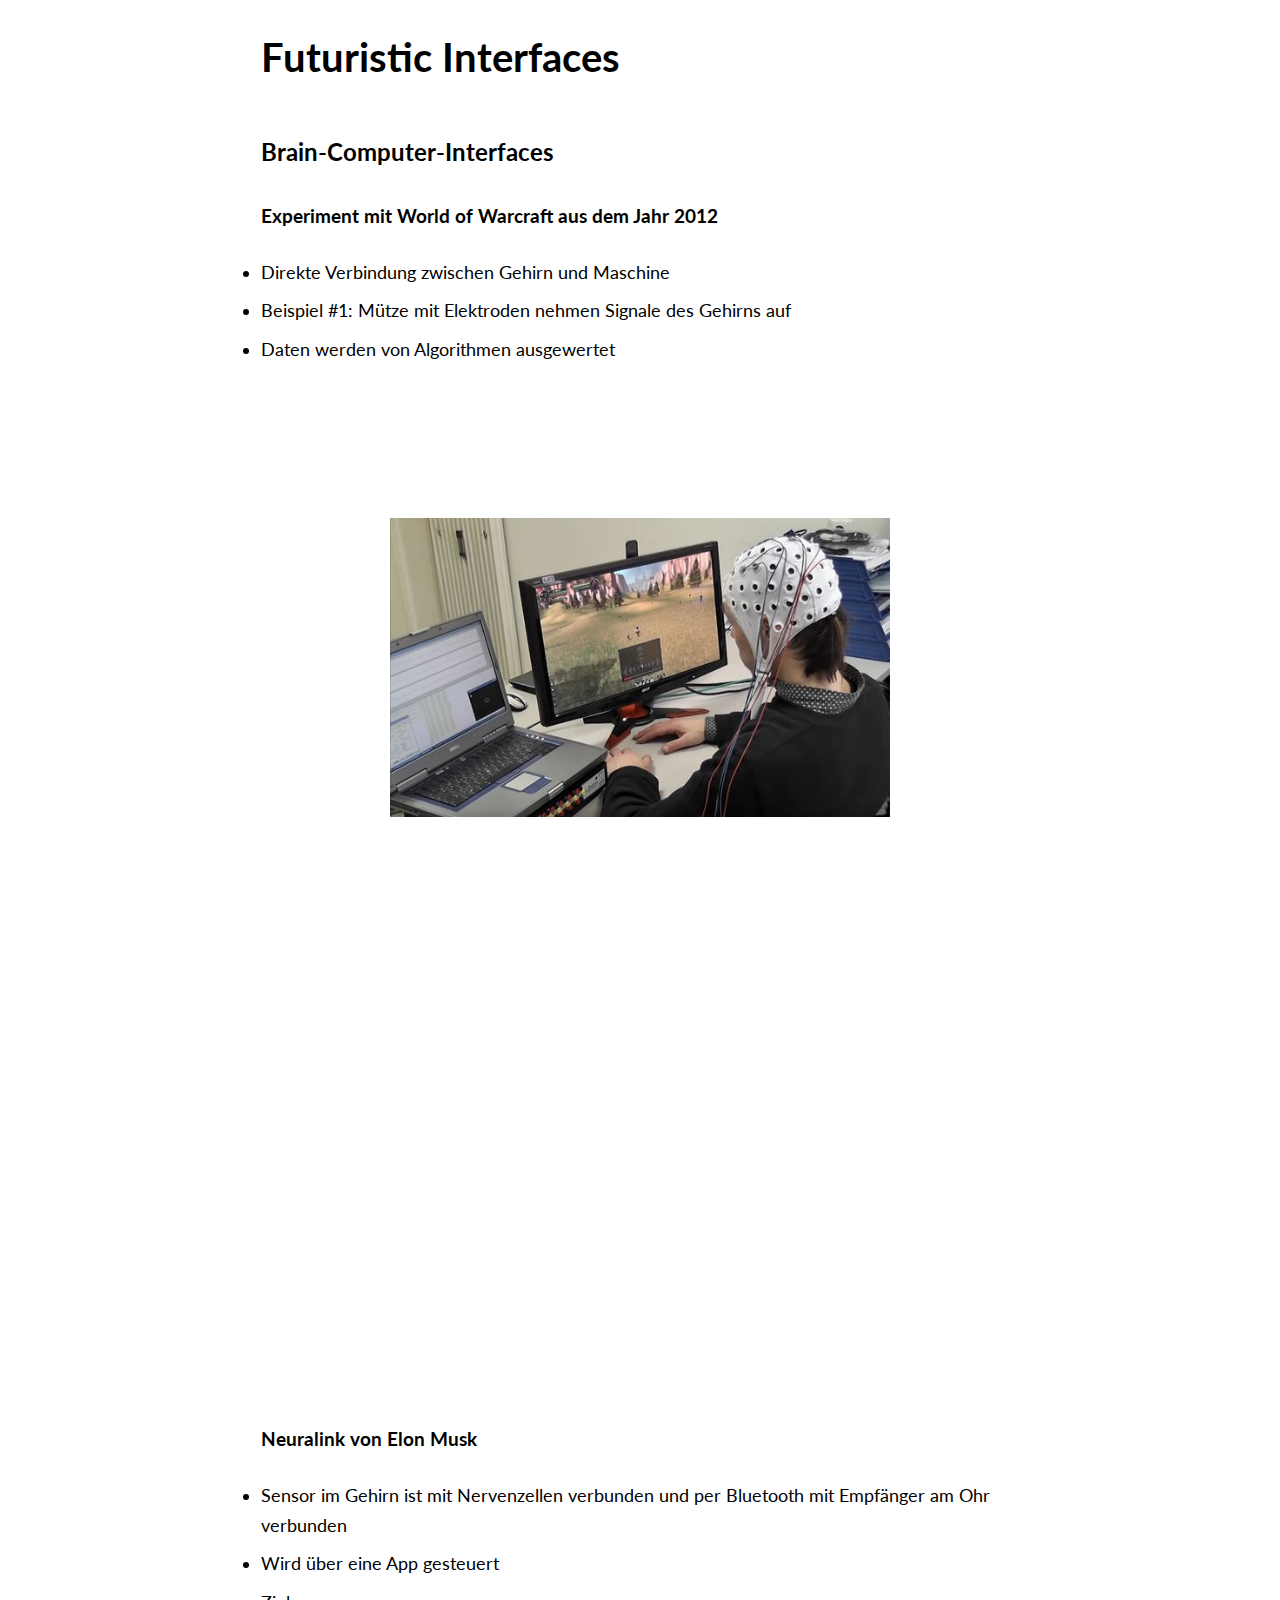
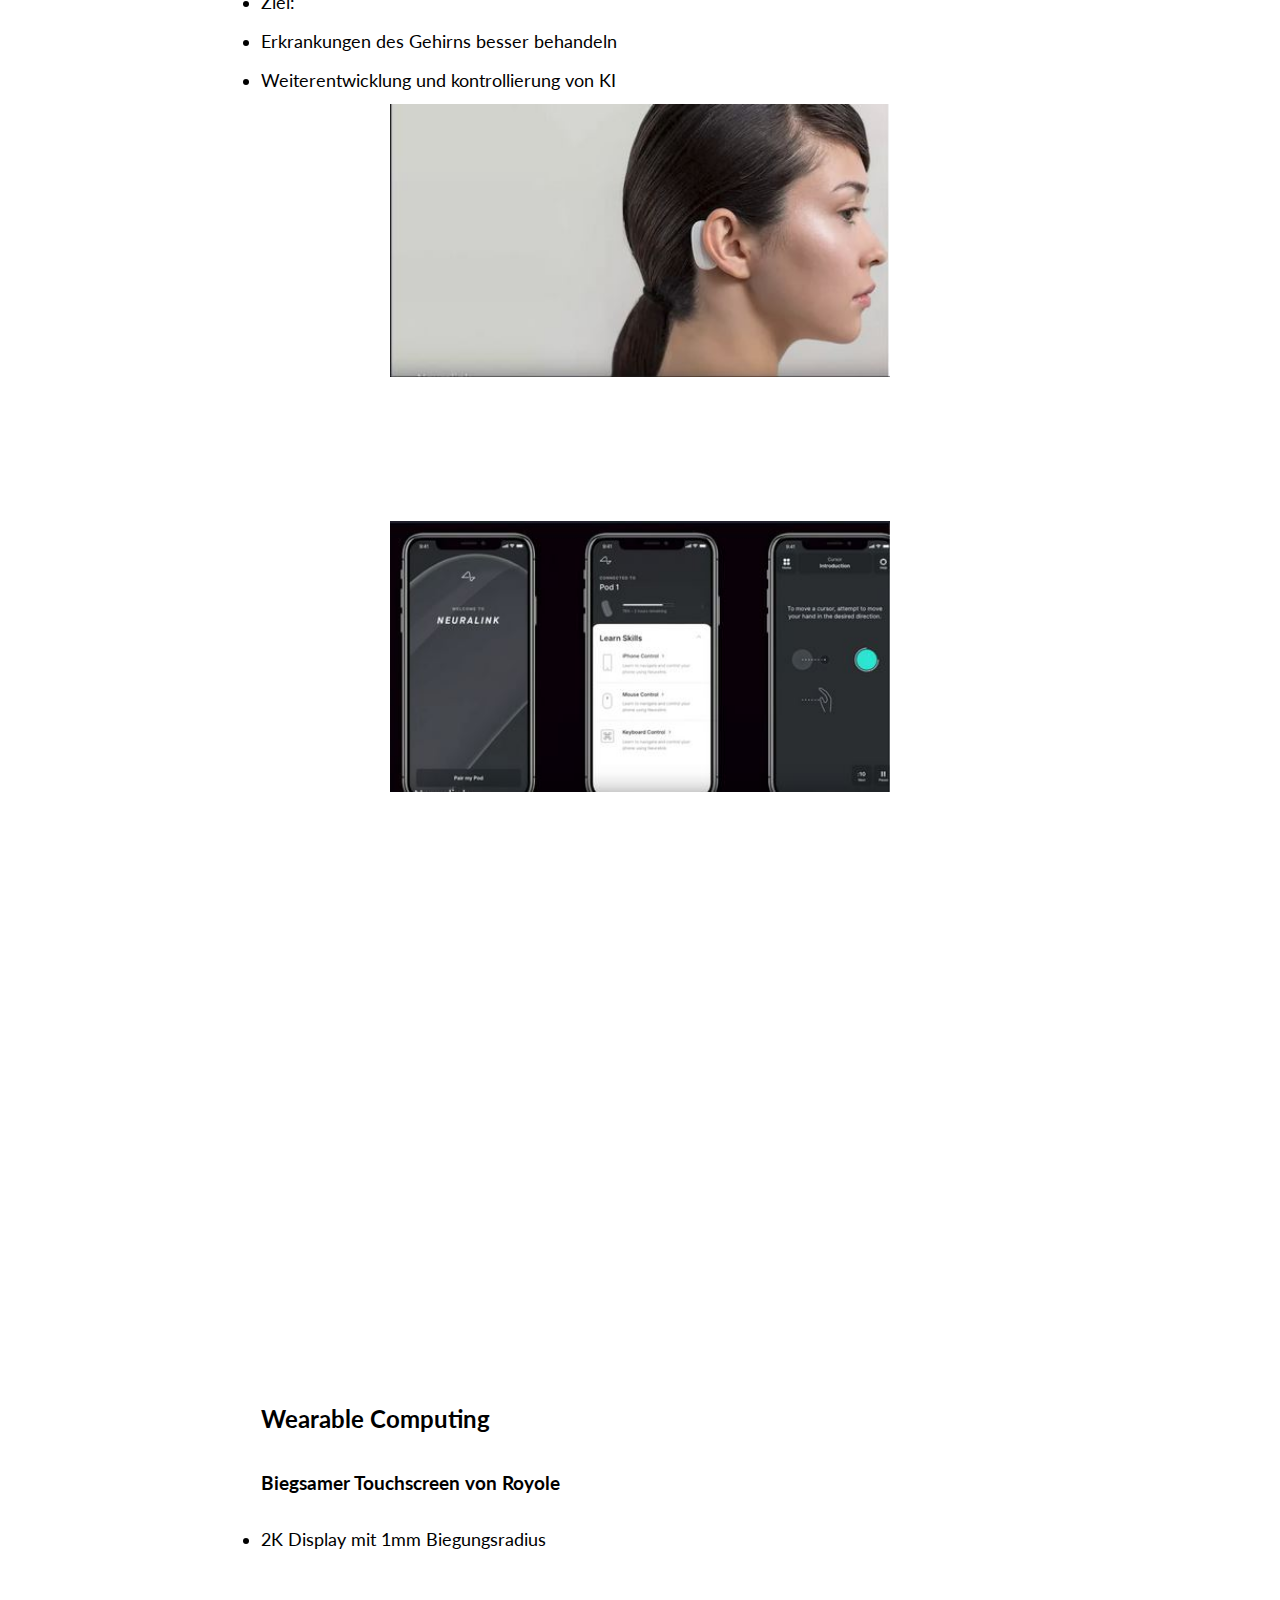
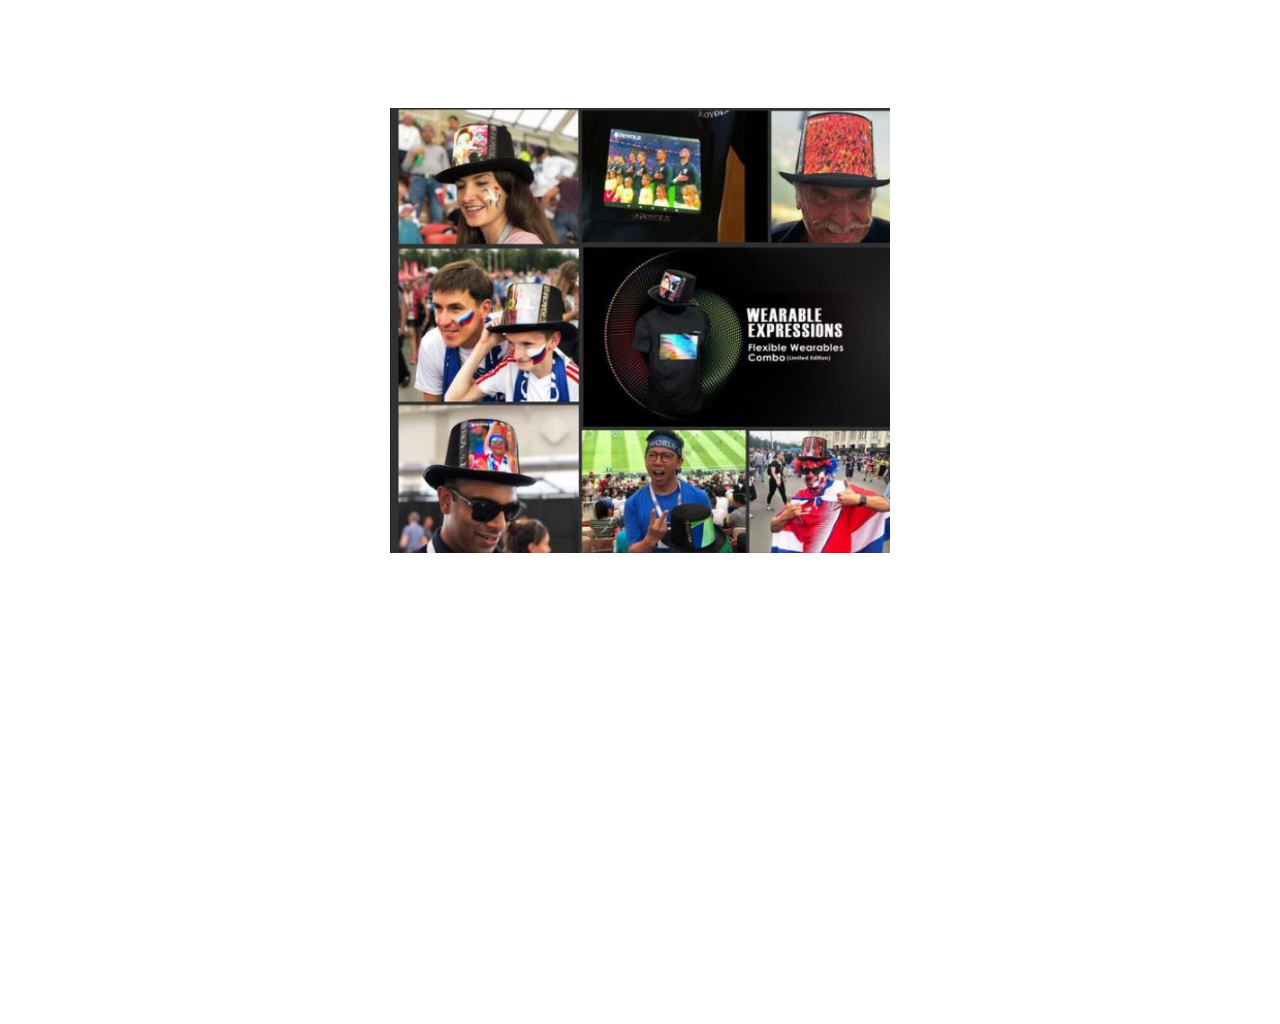
<file: futureinterface.html>
<!DOCTYPE html>
<html lang="de">
    <head>
        <meta charset="utf-8">
        <title>Futuristic Interfaces</title>
        
        <!-- viewport wird auf die Device-Breite initialisiert -->
        <meta name="viewport" content="width=device-width, initial-scale=1.0">
        <link href="https://fonts.googleapis.com/css?family=Lato:700&display=swap" rel="stylesheet"> 
		<link rel="stylesheet" type="text/css" href="css/wallet.css">
      
		
    </head>
    <body>
    	<main>
            <h1> Futuristic Interfaces</h1>
            <h2>Brain-Computer-Interfaces
            </h2>
            <h3>  Experiment mit World of Warcraft aus dem Jahr 2012 </h3>
            <li>
                Direkte Verbindung zwischen Gehirn und Maschine</li>
                <li> Beispiel #1: Mütze mit Elektroden nehmen Signale des Gehirns auf </li>
                    <li>  Daten werden von Algorithmen ausgewertet </li>
                        
                    <br>        <br>        <br>        <br>     <br>        <br>        <br>        <br>

    
<img class="crz" src="pics/future01.JPG" alt="Bild1" > 
<br>        <br>        <br>        <br>     <br>        <br>        <br>        <br>

<iframe width="560" height="315" src="https://www.youtube.com/embed/jXpjRwPQC5Q" frameborder="0" allow="accelerometer; autoplay; encrypted-media; gyroscope; picture-in-picture" allowfullscreen></iframe>          
<br>        <br>        <br>        <br>     <br>        <br>        <br>        <br>

<h3> Neuralink von Elon Musk</h3>
    <li>Sensor im Gehirn ist mit Nervenzellen verbunden und per
         Bluetooth mit Empfänger am Ohr verbunden</li>
        <li>Wird über eine App gesteuert</li>
            <li>Ziel:</li>
                <li>Erkrankungen des Gehirns besser behandeln </li>
                    <li>Weiterentwicklung und kontrollierung von KI</li>
                    <img class="crz" src="pics/future02.JPG" alt="Bild1" > 
                    <br>        <br>        <br>        <br>     <br>        <br>        <br>        <br>

                    <img class="crz" src="pics/future03.JPG" alt="Bild1" > 
                    <br>        <br>        <br>        <br>     <br>        <br>        <br>        <br>

                    <iframe width="560" height="315" src="https://www.youtube.com/embed/r-vbh3t7WVI" frameborder="0" allow="accelerometer; autoplay; encrypted-media; gyroscope; picture-in-picture" allowfullscreen></iframe>
                    <br>        <br>        <br>        <br>     <br>        <br>        <br>        <br>

                    <h2> Wearable Computing    </h2>
    
   <h3> Biegsamer Touchscreen von Royole </h3>
<li>2K Display mit 1mm Biegungsradius</li>
<br>        <br>        <br>        <br>     <br>        <br>        <br>        <br>

<img class="crz" src="pics/future04.JPG" alt="Bild1" > 
<br>        <br>        <br>        <br>     <br>        <br>        <br>        <br>

<iframe width="560" height="315" src="https://www.youtube.com/embed/aUQTOznNTgU" frameborder="0" allow="accelerometer; autoplay; encrypted-media; gyroscope; picture-in-picture" allowfullscreen></iframe>
    
                </main>
    </body>
</html>
</file>
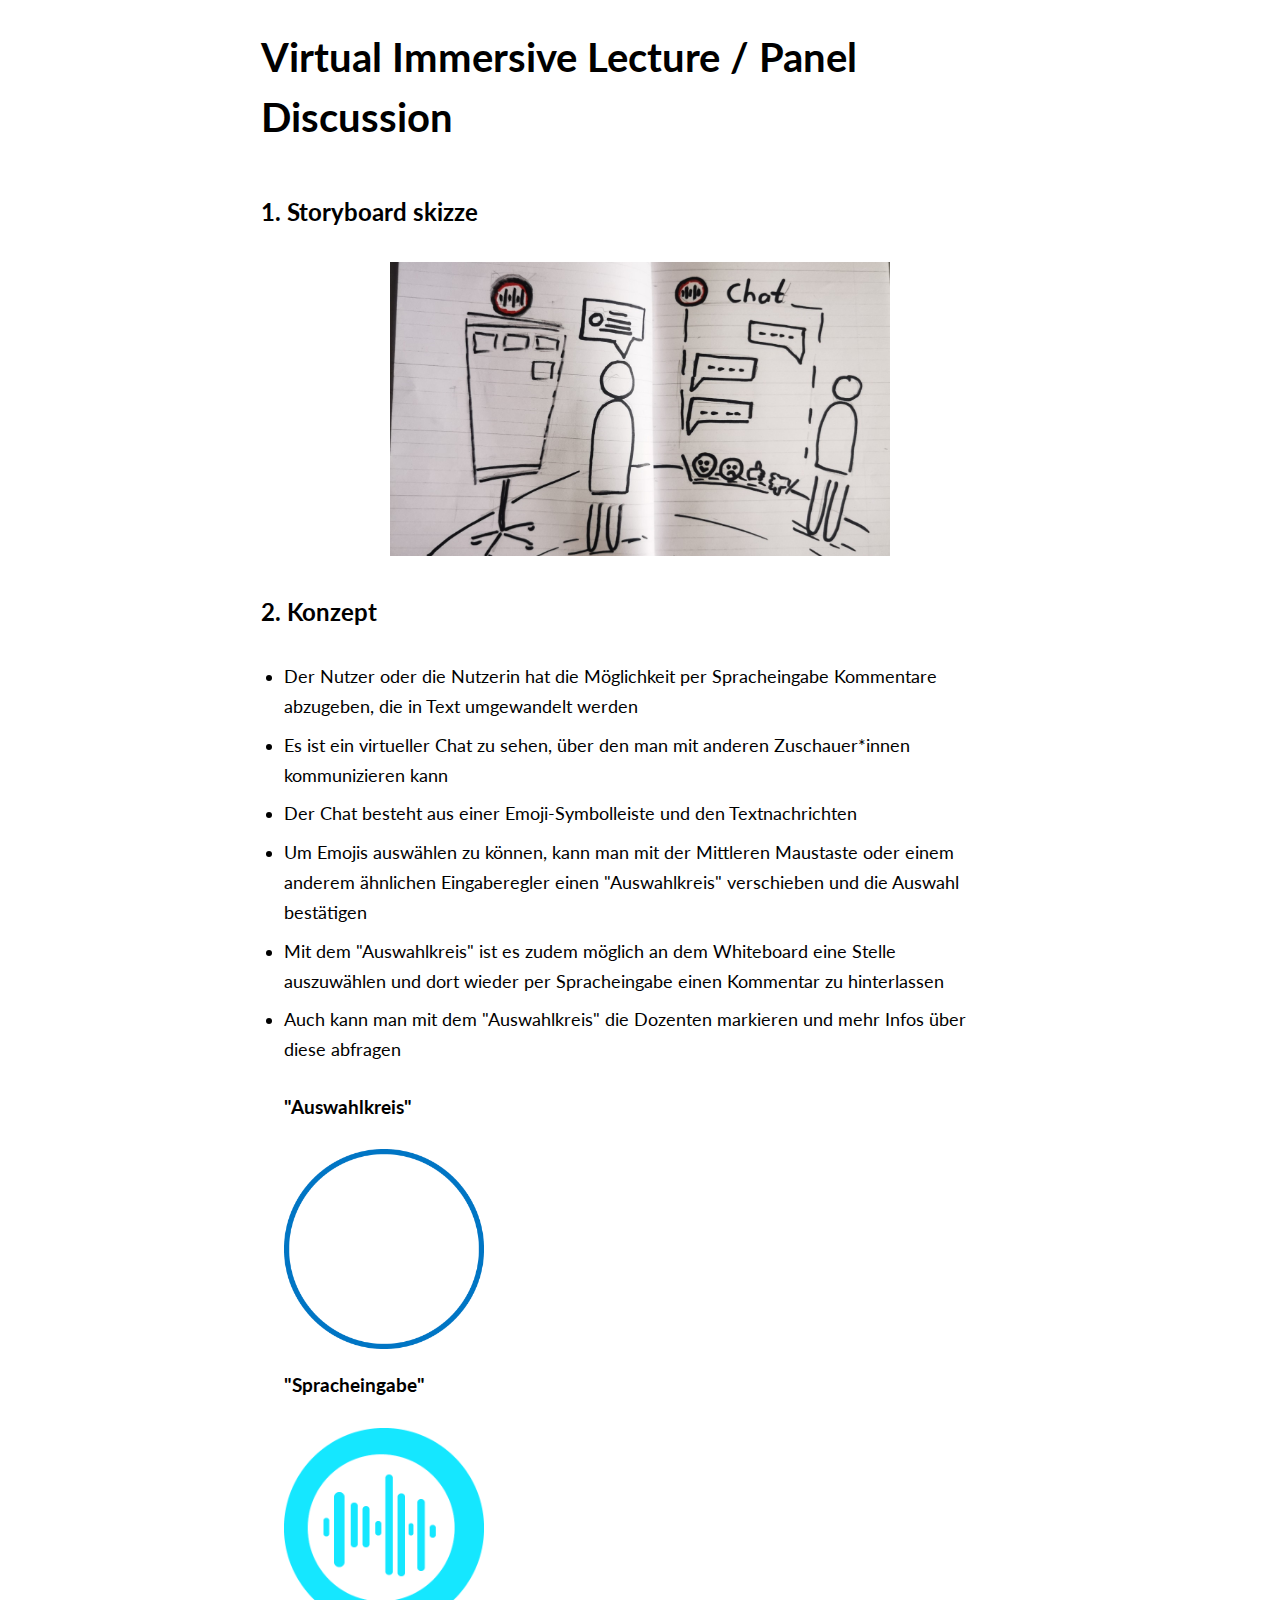
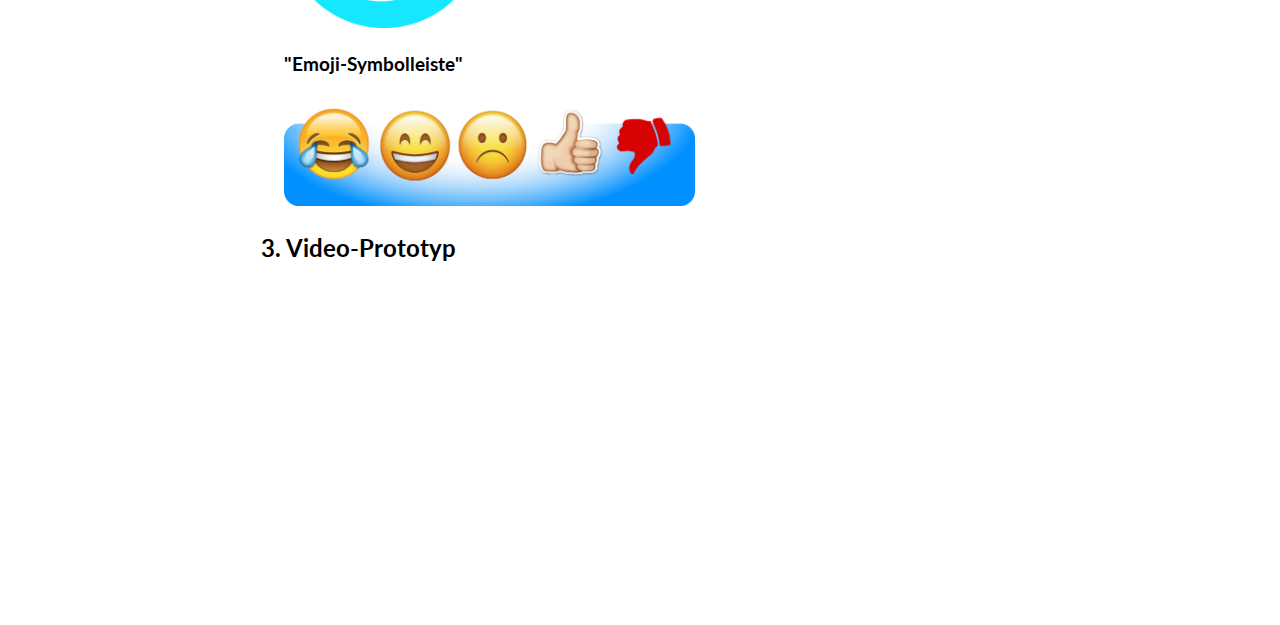
<file: prototypVR.html>
<!DOCTYPE html>
<html lang="de">
    <head>
        <meta charset="utf-8">
        <title>Carboard</title>
        
        <!-- viewport wird auf die Device-Breite initialisiert -->
        <meta name="viewport" content="width=device-width, initial-scale=1.0">
        <link href="https://fonts.googleapis.com/css?family=Lato:700&display=swap" rel="stylesheet"> 
		<link rel="stylesheet" type="text/css" href="css/wallet.css">
      
		
    </head>
    <body>
        <main>
            <h1>Virtual Immersive Lecture / Panel Discussion</h1>
            <h2> 1. Storyboard skizze  </h2>


            <img class="crz" src="pics/storyboard.jpg" alt="storyboard" > <br>
       
            <h2> 2. Konzept </h2>

            <div class="antwort">
            <li>Der Nutzer oder die Nutzerin hat die Möglichkeit per Spracheingabe Kommentare abzugeben, die in Text umgewandelt werden </li>
            <li>Es ist ein virtueller Chat zu sehen, über den man mit anderen Zuschauer*innen kommunizieren kann</li>
            <li> Der Chat besteht aus einer Emoji-Symbolleiste und den Textnachrichten</li>
            <li> Um Emojis auswählen zu können, kann man mit der Mittleren Maustaste oder einem anderem ähnlichen Eingaberegler einen "Auswahlkreis" verschieben und die Auswahl bestätigen</li>
            <li> Mit dem "Auswahlkreis" ist es zudem möglich an dem Whiteboard eine Stelle auszuwählen und dort wieder per Spracheingabe einen Kommentar zu hinterlassen</li>
            <li> Auch kann man mit dem "Auswahlkreis" die Dozenten markieren und mehr Infos über diese abfragen</li>

            <h3>"Auswahlkreis"</h3>
            <img  src="pics/kreis.png" alt="Kreis"  width="200" height="200" > <br>
            <h3>"Spracheingabe"</h3>
            <img  src="pics/spracheingabe.png" alt="Record"  width="200" height="200" > <br>
            <h3>"Emoji-Symbolleiste"</h3>
            <img  src="pics/emojileiste.png" alt="Emoji"  height="100" > <br>


        </div>

        <h2>3. Video-Prototyp</h2>

        <iframe width="560" height="315" src="https://www.youtube.com/embed/7AJLRqDaEEM" frameborder="0" allow="accelerometer; autoplay; encrypted-media; gyroscope; picture-in-picture" allowfullscreen></iframe>




        </main>
        
    </body>
</html>
</file>
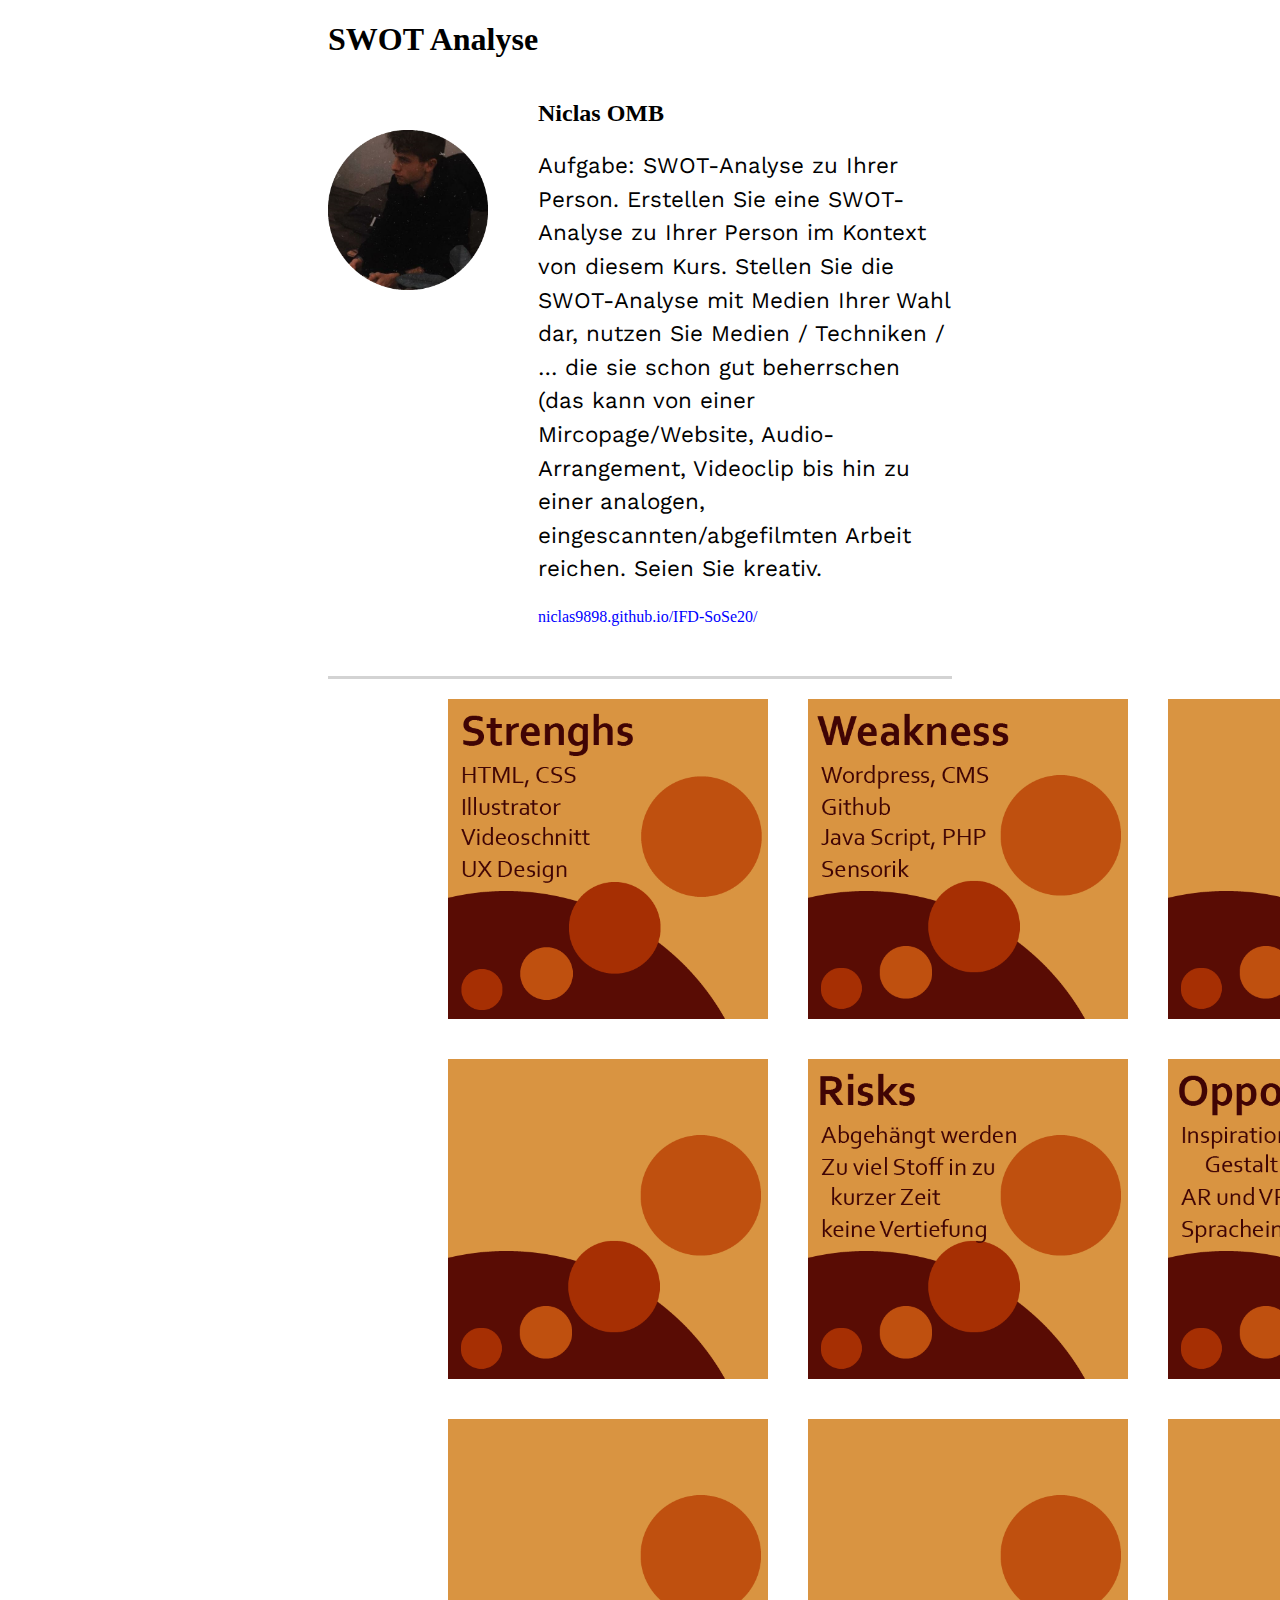
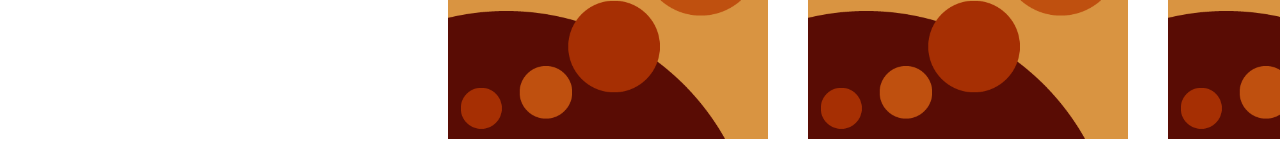
<file: swot.html>
<!DOCTYPE html>
<html>
<head>

    <link rel="stylesheet" type="text/css" href="css/swot.css" />
    <link href="https://fonts.googleapis.com/css2?family=Work+Sans&display=swap" rel="stylesheet"> 
<meta charset="utf-8" />
<title>SWOT</title>

</head>
<body>





    <div class="inhalt">
    <h1>SWOT Analyse</h1>
<div class="blocks">
    <div id="block1">
    <img id="me" src="pics/me.png" alt="me" >
</div>
<div id="block2">
    <h2>Niclas OMB</h2>

    <p>Aufgabe: SWOT-Analyse zu Ihrer Person. Erstellen Sie eine SWOT-Analyse zu Ihrer Person im Kontext von diesem Kurs.
        Stellen Sie die SWOT-Analyse mit Medien Ihrer Wahl dar, nutzen Sie Medien / Techniken / … die sie schon gut beherrschen (das kann von einer Mircopage/Website, Audio-Arrangement, Videoclip bis hin zu einer analogen, eingescannten/abgefilmten Arbeit reichen. Seien Sie kreativ. </p>
        <a href="https://niclas9898.github.io/IFD-SoSe20/">niclas9898.github.io/IFD-SoSe20/</a> 
   
    </div>
    </div>
    <div class="bilder">

    <img src="pics/strengths.png" alt="strength" >

    <img src="pics/weakness.png" alt="weakness">

    <img src="pics/fueller.png" alt="füller">

    
    <img src="pics/fueller.png" alt="füller">

    <img src="pics/risks.png" alt="risks" >

    <img src="pics/opportunities.png" alt="opportunities">

    <img src="pics/fueller.png" alt="füller">
    <img src="pics/fueller.png" alt="füller">
    <img src="pics/fueller.png" alt="füller">
</div>
</div>
	

</body>
</html>
</file>
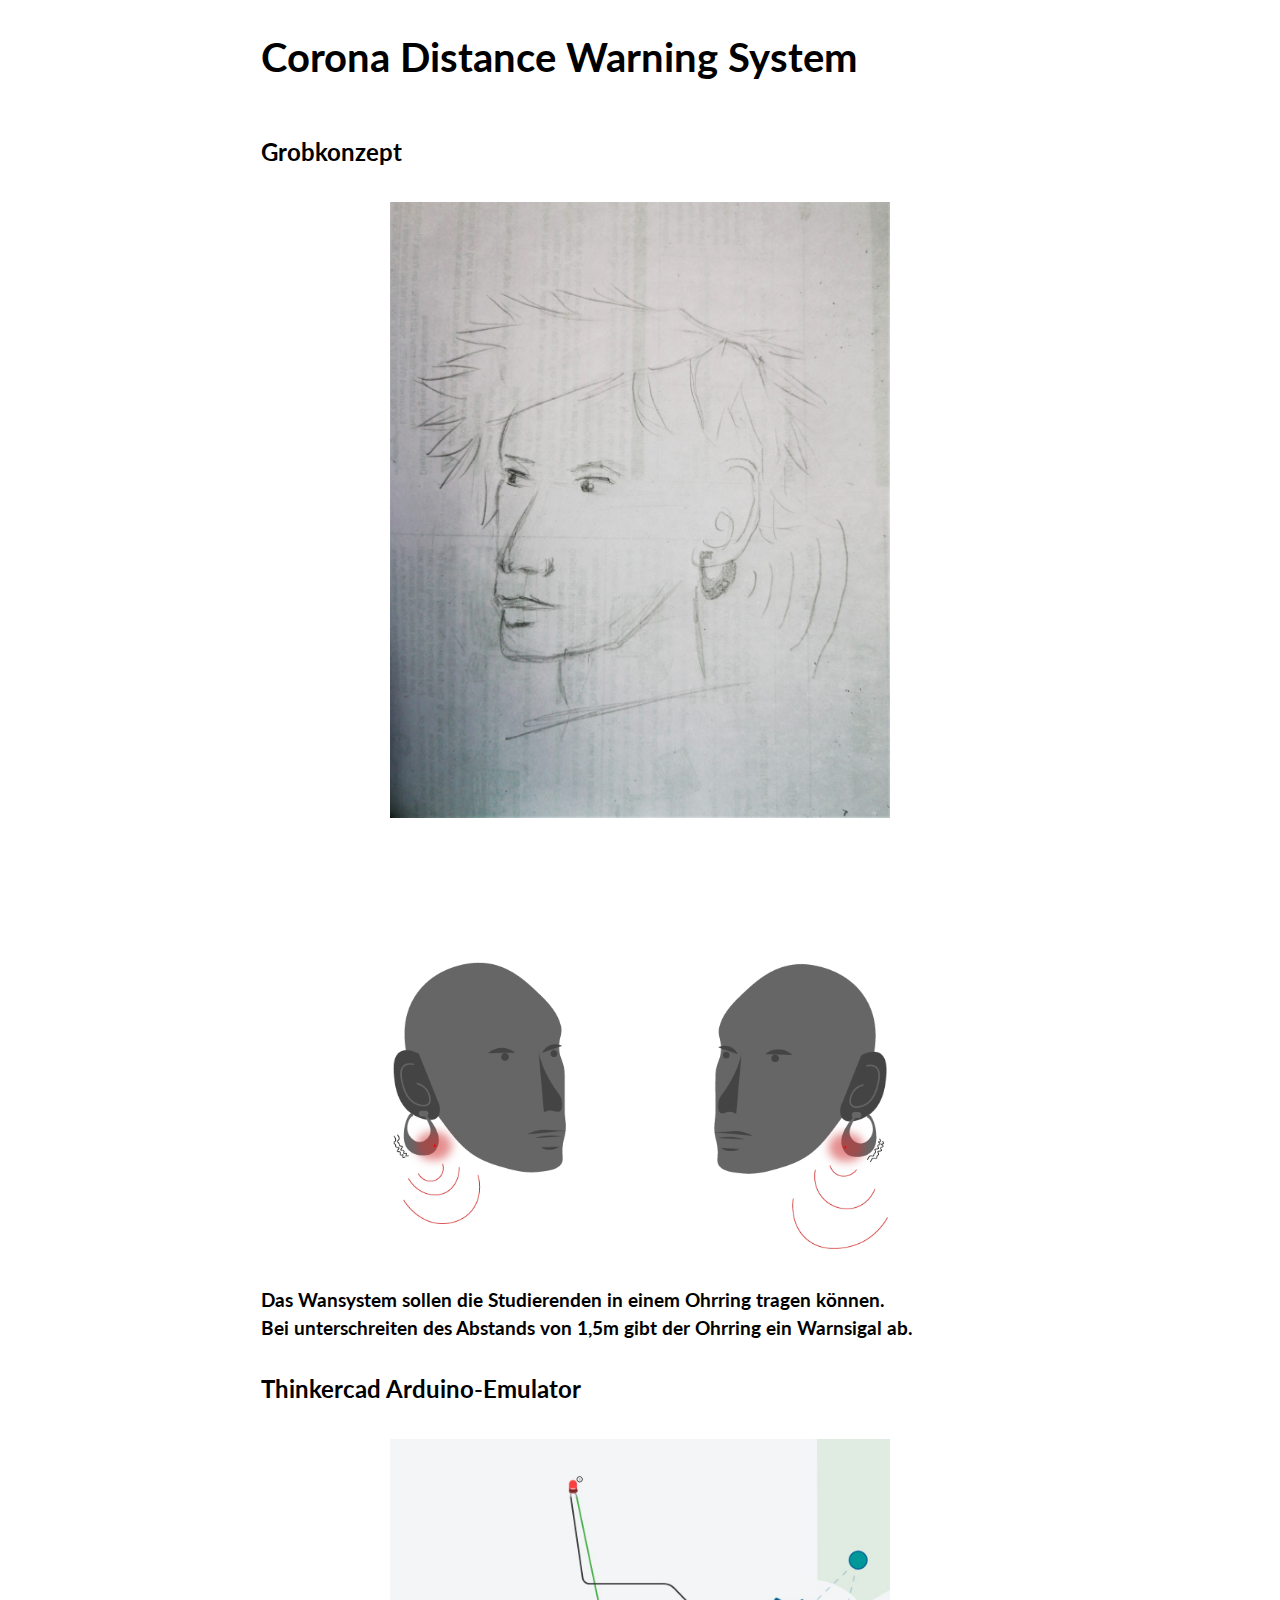
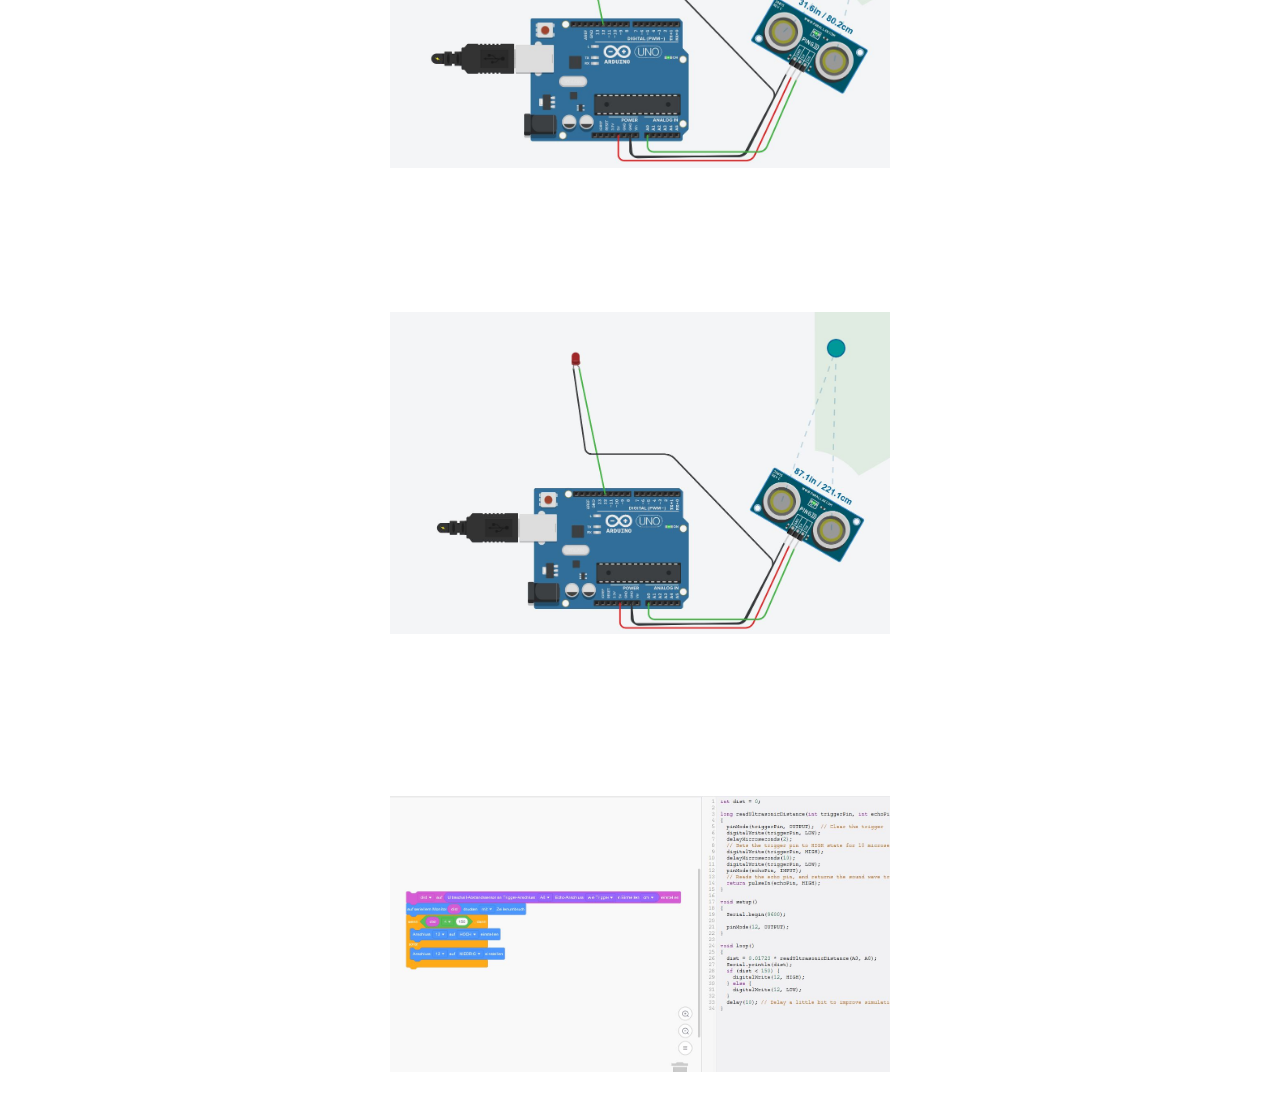
<file: tinkercad.html>
<!DOCTYPE html>
<html lang="de">
    <head>
        <meta charset="utf-8">
        <title>Corona Distance Warning System</title>
        
        <!-- viewport wird auf die Device-Breite initialisiert -->
        <meta name="viewport" content="width=device-width, initial-scale=1.0">
        <link href="https://fonts.googleapis.com/css?family=Lato:700&display=swap" rel="stylesheet"> 
		<link rel="stylesheet" type="text/css" href="css/wallet.css">
      
		
    </head>
    <body>
    	<main>
            <h1> Corona Distance Warning System</h1>



            <h2>Grobkonzept </h2>
            <img class="crz" src="pics/pic02.jpg" alt="Bild1" > 
            <br>        <br>        <br>        <br>     <br>        <br>        <br>        <br>
            <img class="crz" src="pics/pic01.png" alt="Bild2" > <br>
            <h3> 
               Das Wansystem sollen die Studierenden in einem Ohrring tragen können. <br>
               Bei unterschreiten des Abstands von 1,5m gibt der Ohrring ein Warnsigal ab.
            </h3> 
<h2> Thinkercad Arduino-Emulator</h2>
<img class="crz" src="pics/pic05.JPG" alt="Bild1" > 
<br>        <br>        <br>        <br>     <br>        <br>        <br>        <br>
<img class="crz" src="pics/pic06.JPG" alt="Bild2" > <br>
<br>        <br>        <br>        <br>     <br>        <br>        <br>        <br>
<img class="crz" src="pics/pic08.JPG" alt="Bild2" > <br>
          


    	</main>
    </body>
</html>
</file>
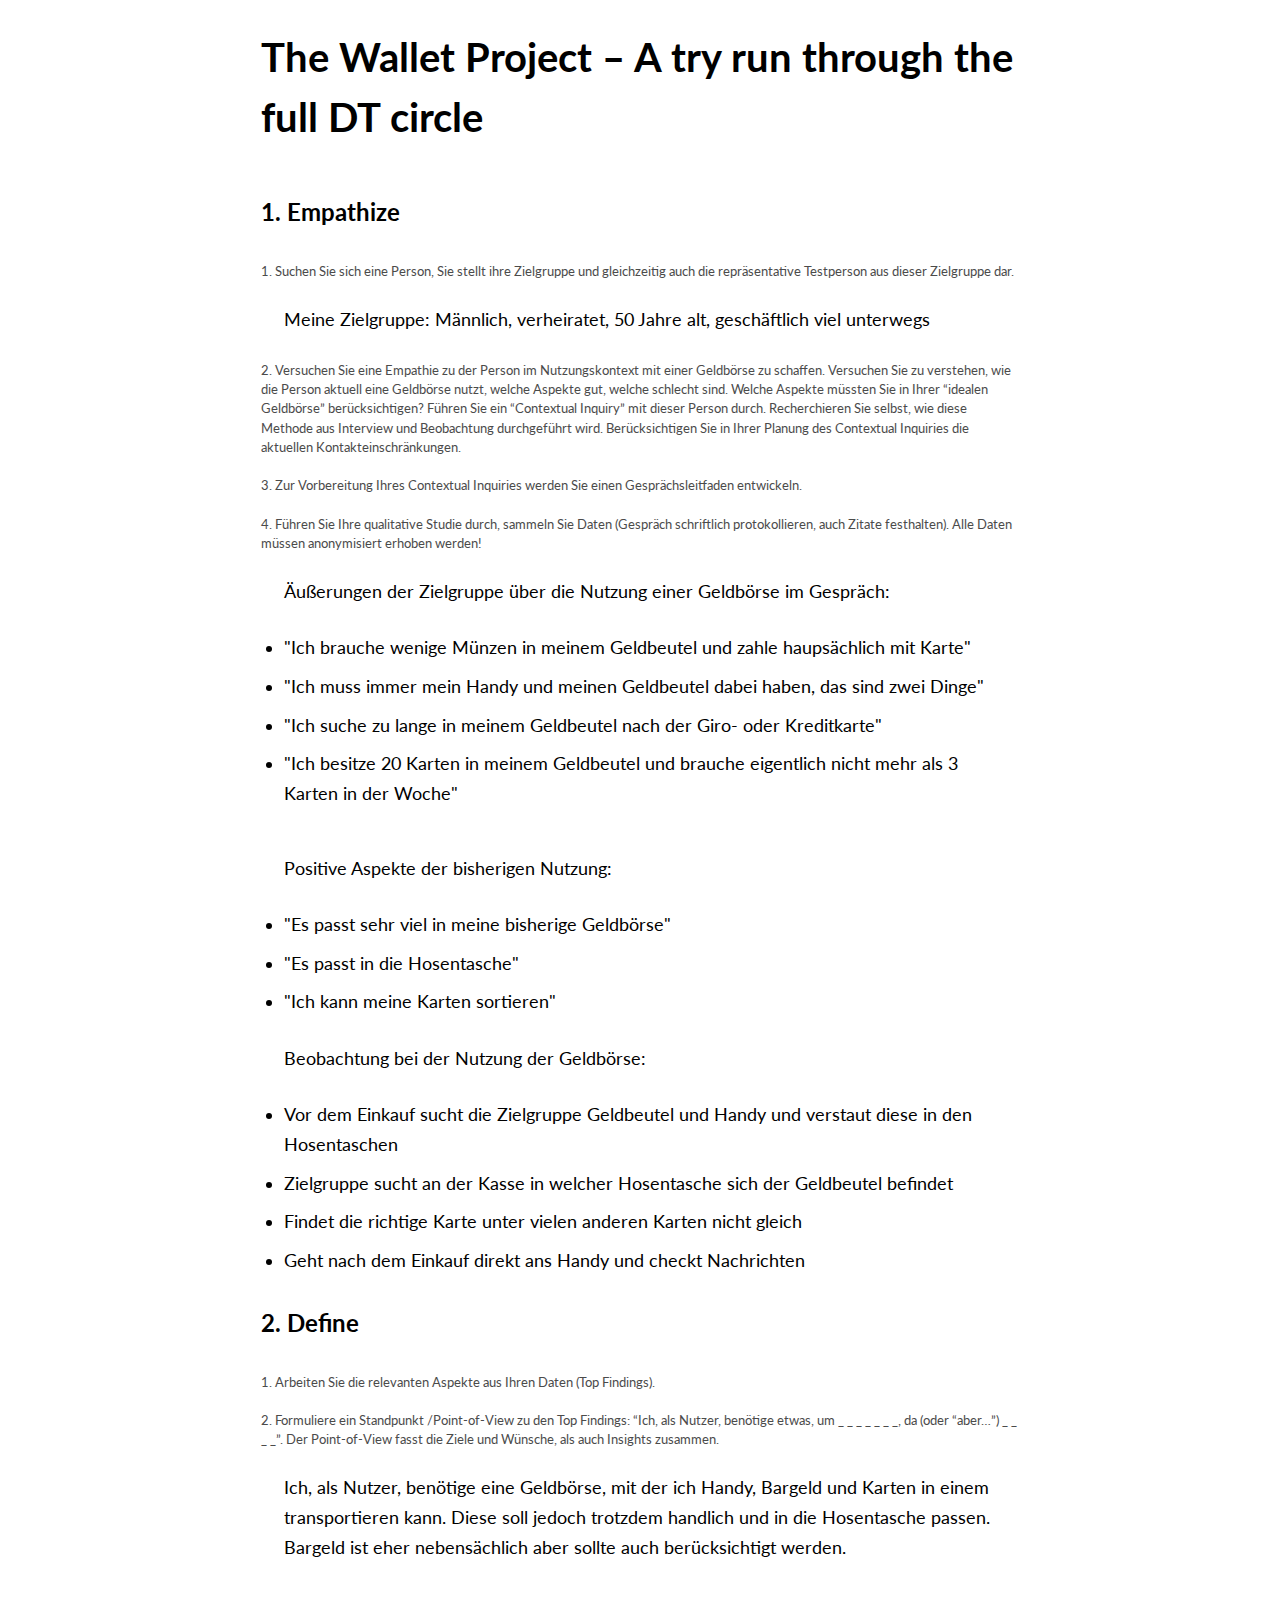
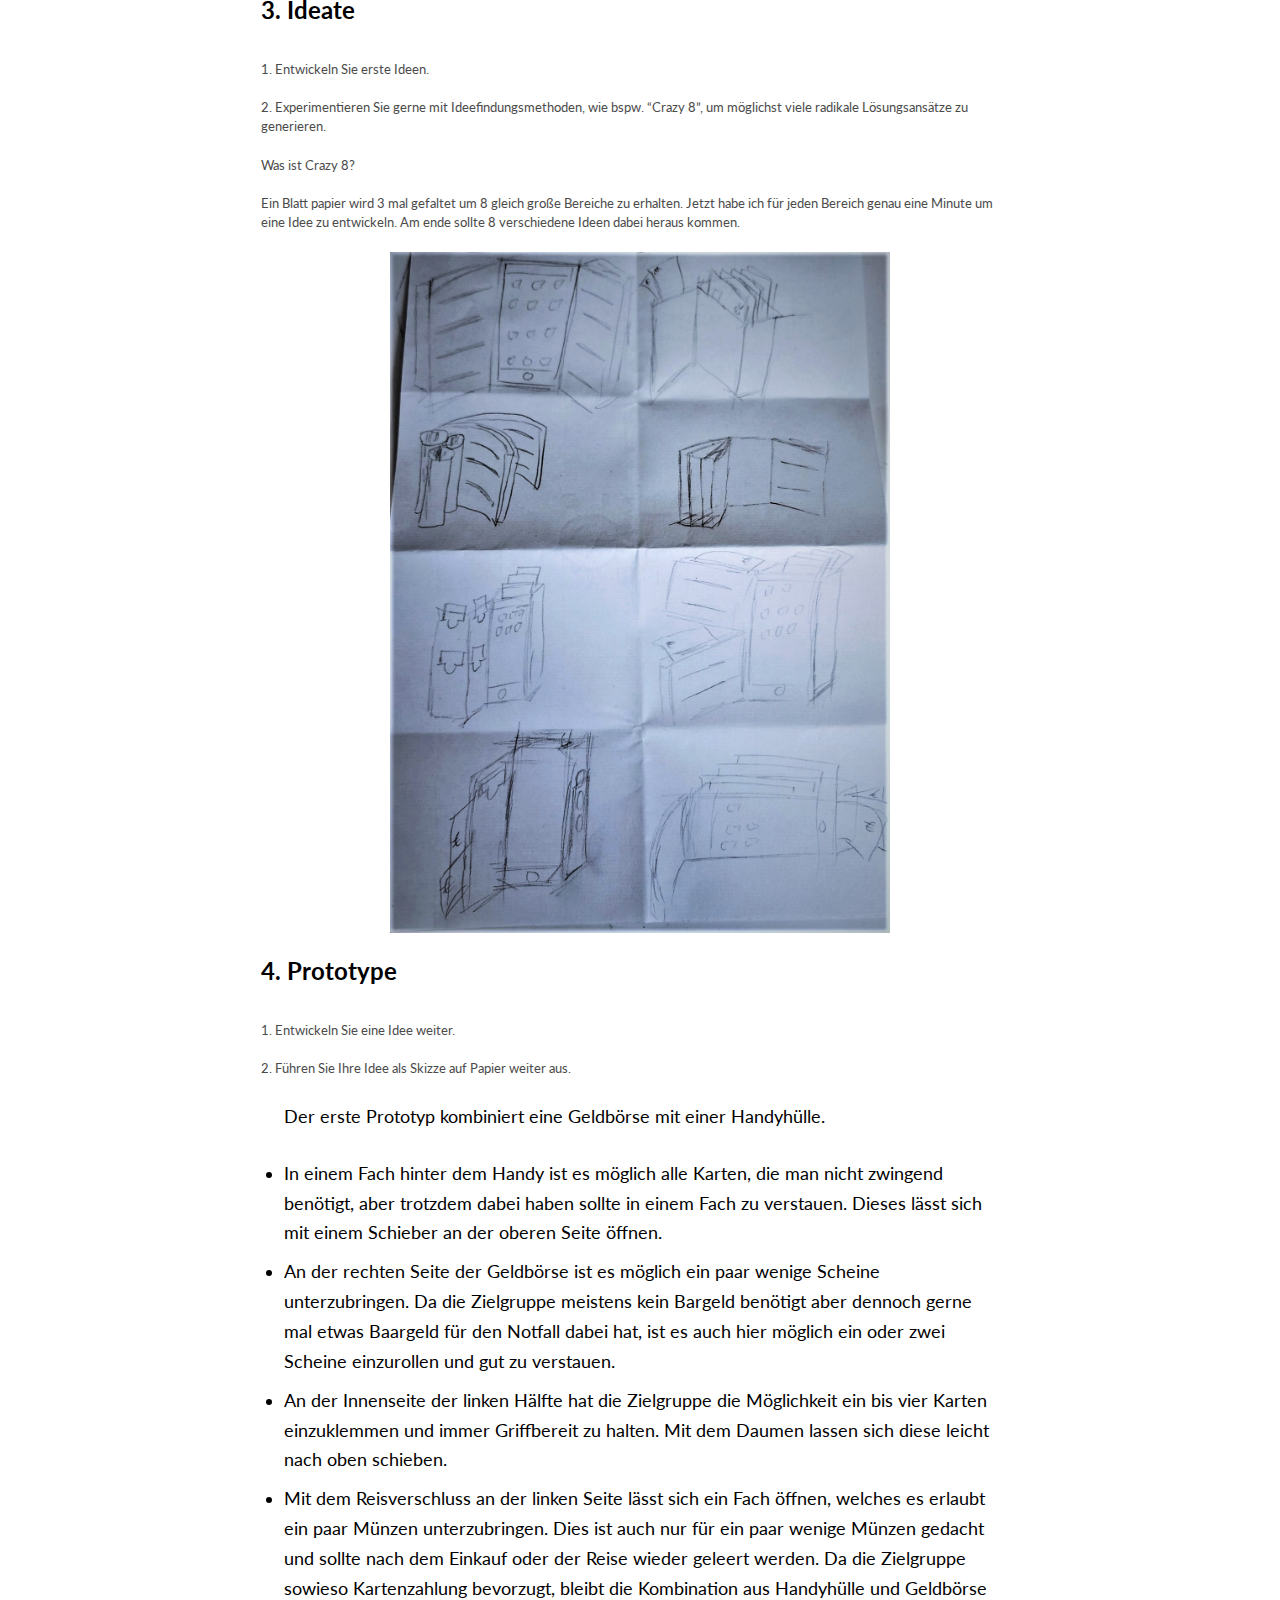
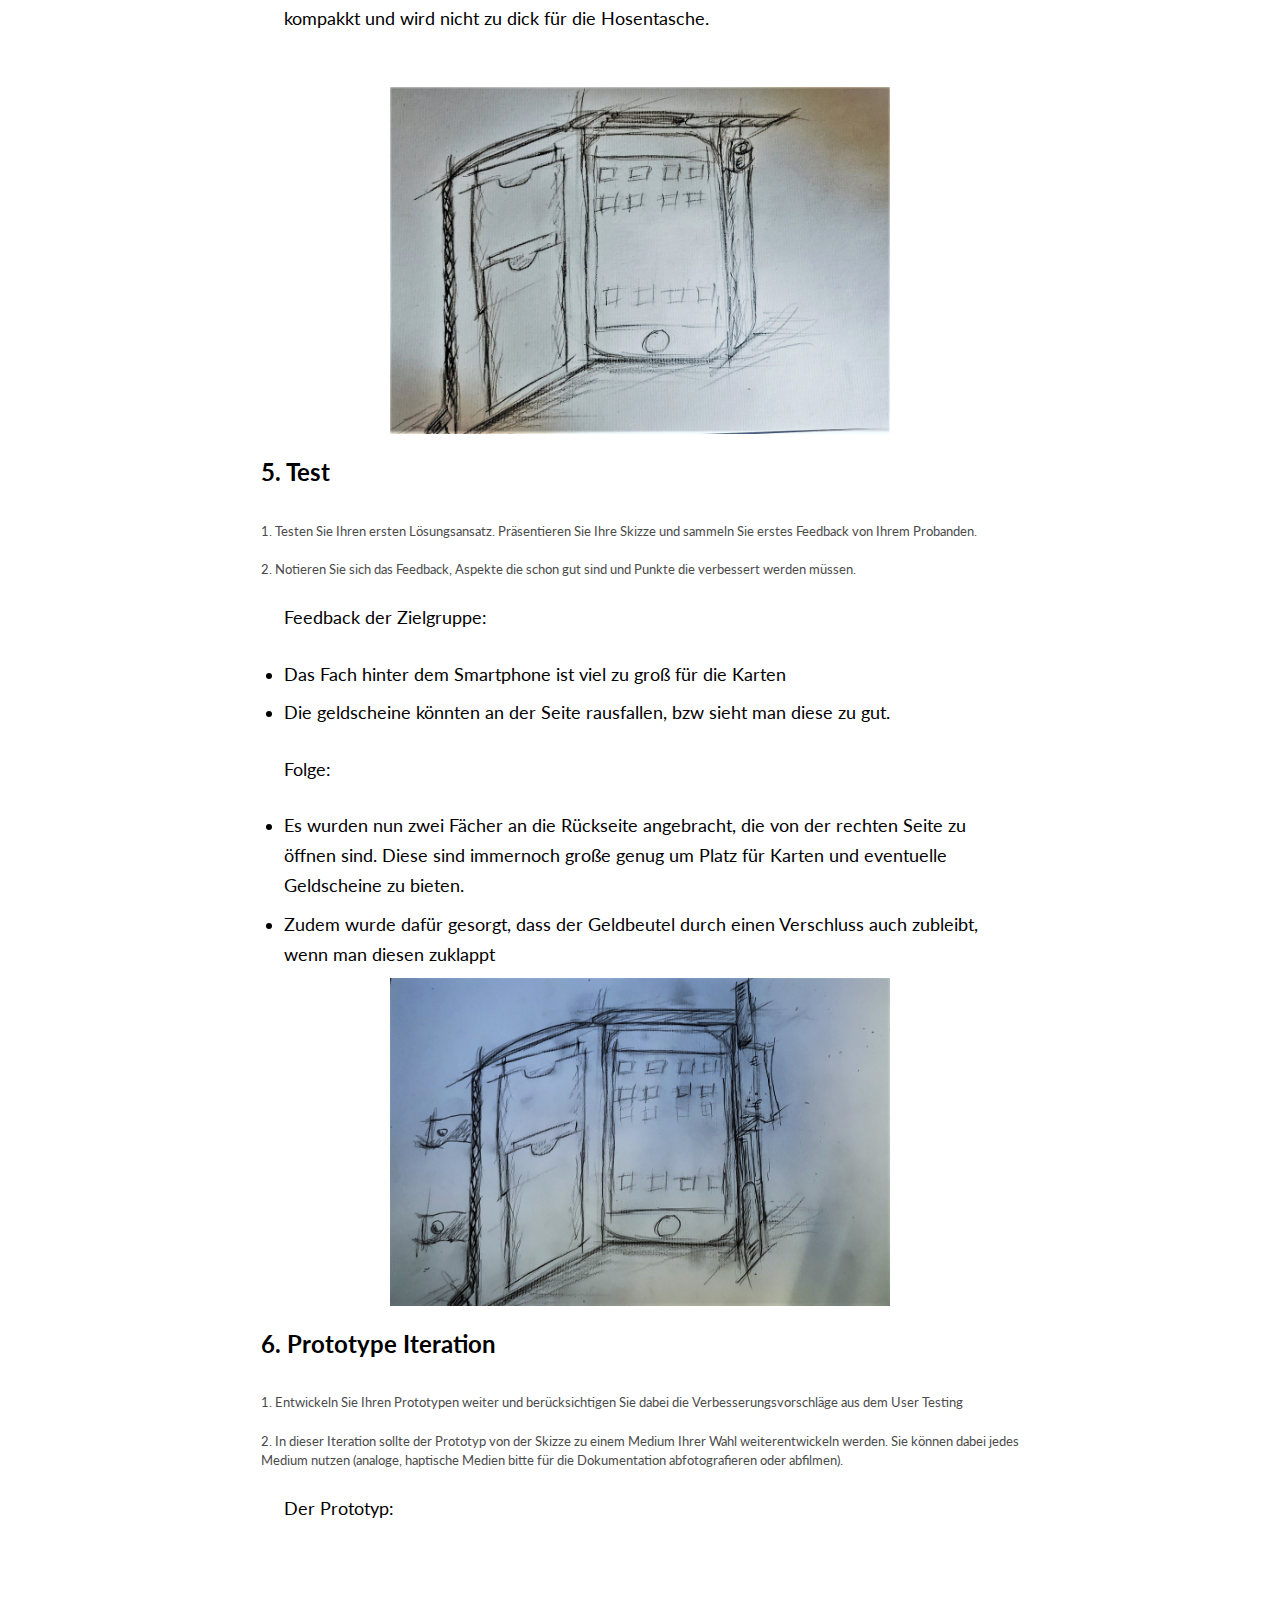
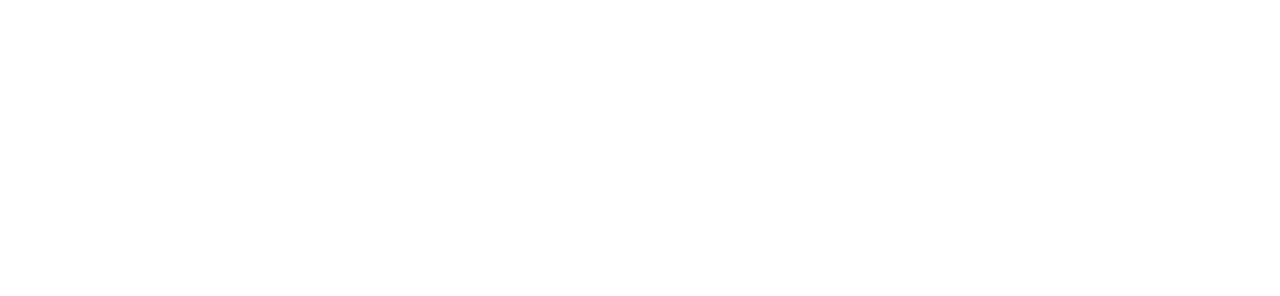
<file: wallet.html>
<!DOCTYPE html>
<html lang="de">
    <head>
        <meta charset="utf-8">
        <title>Wallet</title>
        
        <!-- viewport wird auf die Device-Breite initialisiert -->
        <meta name="viewport" content="width=device-width, initial-scale=1.0">
        <link href="https://fonts.googleapis.com/css?family=Lato:700&display=swap" rel="stylesheet"> 
		<link rel="stylesheet" type="text/css" href="css/wallet.css">
      
		
    </head>
    <body>
    	<main>
            <h1>The Wallet Project – A try run through the full DT circle</h1>

            <h2> 1. Empathize </h2>
           <p> 1. Suchen Sie sich eine Person, Sie stellt ihre Zielgruppe und gleichzeitig auch die repräsentative Testperson aus dieser Zielgruppe dar. </p>

           <div class="antwort">
            <p>Meine Zielgruppe: Männlich, verheiratet, 50 Jahre alt, geschäftlich viel unterwegs</p>

           </div>
           
        
           <p> 2. Versuchen Sie eine Empathie zu der Person im Nutzungskontext mit einer Geldbörse zu schaffen.
                Versuchen Sie zu verstehen, wie die Person aktuell eine Geldbörse nutzt, welche Aspekte gut, welche schlecht sind. Welche Aspekte müssten Sie in Ihrer “idealen Geldbörse” berücksichtigen? 
                Führen Sie ein “Contextual Inquiry” mit dieser Person durch. Recherchieren Sie selbst, wie diese Methode aus Interview und Beobachtung durchgeführt wird. 
                Berücksichtigen Sie in Ihrer Planung des Contextual Inquiries die aktuellen Kontakteinschränkungen. 
        </p>
        <p> 3. Zur Vorbereitung Ihres Contextual Inquiries werden Sie einen Gesprächsleitfaden entwickeln. 
        </p>
        <p> 4. Führen Sie Ihre qualitative Studie durch, sammeln Sie Daten (Gespräch schriftlich protokollieren, auch Zitate festhalten). Alle Daten müssen anonymisiert erhoben werden! 
        </p>
 <div class="antwort">
            <p>
               
                Äußerungen der Zielgruppe über die Nutzung einer Geldbörse im Gespräch: <br> </p>
                <li>"Ich brauche wenige Münzen in meinem Geldbeutel und zahle haupsächlich mit Karte"</li>
                <li>"Ich muss immer mein Handy und meinen Geldbeutel dabei haben, das sind zwei Dinge"</li>
                <li>"Ich suche zu lange in meinem Geldbeutel nach der Giro- oder Kreditkarte"</li>
                <li>"Ich besitze 20 Karten in meinem Geldbeutel und brauche eigentlich nicht mehr als 3 Karten in der Woche"</li>
            </br>
            <p>Positive Aspekte der bisherigen Nutzung:</p>
            <li>"Es passt sehr viel in meine bisherige Geldbörse"</li>
            <li>"Es passt in die Hosentasche"</li>
            <li>"Ich kann meine Karten sortieren"</li>
            <p>Beobachtung bei der Nutzung der Geldbörse:  </p>
            <li> Vor dem Einkauf sucht die Zielgruppe Geldbeutel und Handy und verstaut diese in den Hosentaschen</li>
            <li>Zielgruppe sucht an der Kasse in welcher Hosentasche sich der Geldbeutel befindet</li> 
            <li>Findet die richtige Karte unter vielen anderen Karten nicht gleich</li>          
            <li>Geht nach dem Einkauf direkt ans Handy und checkt Nachrichten</li>
            
        </div>
           
          
            <h2> 2. Define </h2>
           
           
            <p> 1. Arbeiten Sie die relevanten Aspekte aus Ihren Daten (Top Findings). 
            </p>
           
                <p> 2. Formuliere ein Standpunkt /Point-of-View zu den Top Findings: “Ich, als Nutzer, benötige etwas, um _ _ _ _ _ _ _, da (oder “aber…”) _ _ _ _”. Der Point-of-View fasst die Ziele und Wünsche, als auch Insights zusammen. 
                </p>
                <div class="antwort">
                    <p>Ich, als Nutzer, benötige eine Geldbörse, mit der ich Handy, Bargeld und Karten in einem transportieren kann.  Diese soll jedoch trotzdem handlich und in die Hosentasche passen.
                        Bargeld ist eher nebensächlich aber sollte auch berücksichtigt werden.
                    </p>
            
                </div>
            <h2>3. Ideate </h2>
          
          
            <p> 1. Entwickeln Sie erste Ideen. 
            </p>
            
                <p> 2. Experimentieren Sie gerne mit Ideefindungsmethoden, wie bspw. “Crazy 8”, um möglichst viele radikale Lösungsansätze zu generieren. 
                </p>
                <p> Was ist Crazy 8?</p>
                <p> Ein Blatt papier wird 3 mal gefaltet um 8 gleich große Bereiche zu erhalten. Jetzt habe ich für jeden Bereich genau eine Minute um eine Idee zu entwickeln. Am ende sollte 8 verschiedene Ideen dabei heraus kommen.  </p>

                <div class="antwort">
                    <img class="crz" src="pics/crzy8.jpg" alt="crazy 8 Zeichnung" >
                </div>
            <h2>4. Prototype </h2>
          
          
            <p>  1. Entwickeln Sie eine Idee weiter. 
          </p>
        
                <p> 2. Führen Sie Ihre Idee als Skizze auf Papier weiter aus. 
                </p>
                <div class="antwort">

                       
                        
                        <p>Der erste Prototyp kombiniert eine Geldbörse mit einer Handyhülle. 
                            <li> In einem Fach hinter dem Handy ist es möglich alle Karten, die man nicht zwingend benötigt, aber trotzdem dabei haben sollte
                                in einem Fach zu verstauen. Dieses lässt sich mit einem Schieber an der oberen Seite öffnen. </li>
                                <li> An der rechten Seite der Geldbörse ist es möglich ein paar wenige Scheine unterzubringen.
                                    Da die Zielgruppe meistens kein Bargeld benötigt aber dennoch gerne mal etwas Baargeld für den Notfall dabei hat, ist es auch hier möglich ein oder zwei Scheine einzurollen und gut zu verstauen.</li>
                                    <li>                             An der Innenseite der linken Hälfte hat die Zielgruppe die Möglichkeit ein bis vier Karten einzuklemmen und immer Griffbereit zu halten.
                                         Mit dem Daumen lassen sich diese leicht nach oben schieben.
                                    </li>
                                    <li> Mit dem Reisverschluss an der linken Seite lässt sich ein Fach öffnen, welches es erlaubt ein paar Münzen unterzubringen. Dies ist auch nur für ein paar wenige Münzen 
                                        gedacht und sollte nach dem Einkauf oder der Reise wieder geleert werden.
                                        Da die Zielgruppe sowieso Kartenzahlung bevorzugt, bleibt die Kombination aus Handyhülle und Geldbörse kompakkt und wird nicht zu dick für die Hosentasche. 
                                    </li>
                                </p>

                                <img class="crz" src="pics/proto.jpg" alt="Zeichnung Prototyp" >
                </div>
            <h2>5. Test </h2>
          
          
            <p> 1. Testen Sie Ihren ersten Lösungsansatz. Präsentieren Sie Ihre Skizze und sammeln Sie erstes Feedback von Ihrem Probanden. 
            </p>
    
                <p>  2. Notieren Sie sich das Feedback, Aspekte die schon gut sind und Punkte die verbessert werden müssen. 
                </p>
                <div class="antwort">
                    <p>Feedback der Zielgruppe:</p>
                    <li>Das Fach hinter dem Smartphone ist viel zu groß für die Karten</li>
                    <li>Die geldscheine könnten an der Seite rausfallen, bzw sieht man diese zu gut.</li>
                    <p>Folge:</p>
                    <li>Es wurden nun zwei Fächer an die Rückseite angebracht, die von der rechten Seite zu öffnen sind. Diese sind immernoch große genug um Platz für Karten und eventuelle Geldscheine zu bieten.</li>
                    <li>Zudem wurde dafür gesorgt, dass der Geldbeutel durch einen Verschluss auch zubleibt, wenn man diesen zuklappt</li>
                    <img class="crz" src="pics/proto2.jpg" alt="Zeichnung Prototyp" >
                </div>
              <h2>6. Prototype Iteration </h2>
         
         
              <p> 1. Entwickeln Sie Ihren Prototypen weiter und berücksichtigen Sie dabei die Verbesserungsvorschläge aus dem User Testing 
            </p>
            <div class="antwort">

            
            </div>
                <p> 2. In dieser Iteration sollte der Prototyp von der Skizze zu einem Medium Ihrer Wahl weiterentwickeln werden. Sie können dabei jedes Medium nutzen (analoge, haptische Medien bitte für die Dokumentation abfotografieren oder abfilmen). 
                </p>
                <div  class="antwort">
                    <p>Der Prototyp:</p>

                    <iframe  width="560" height="315" src="https://www.youtube.com/embed/4mfmvJIPbwQ" frameborder="0" allow="accelerometer; autoplay; encrypted-media; gyroscope; picture-in-picture" allowfullscreen></iframe>
               <br> <br>
                </div>







    	</main>
    </body>
</html>
</file>
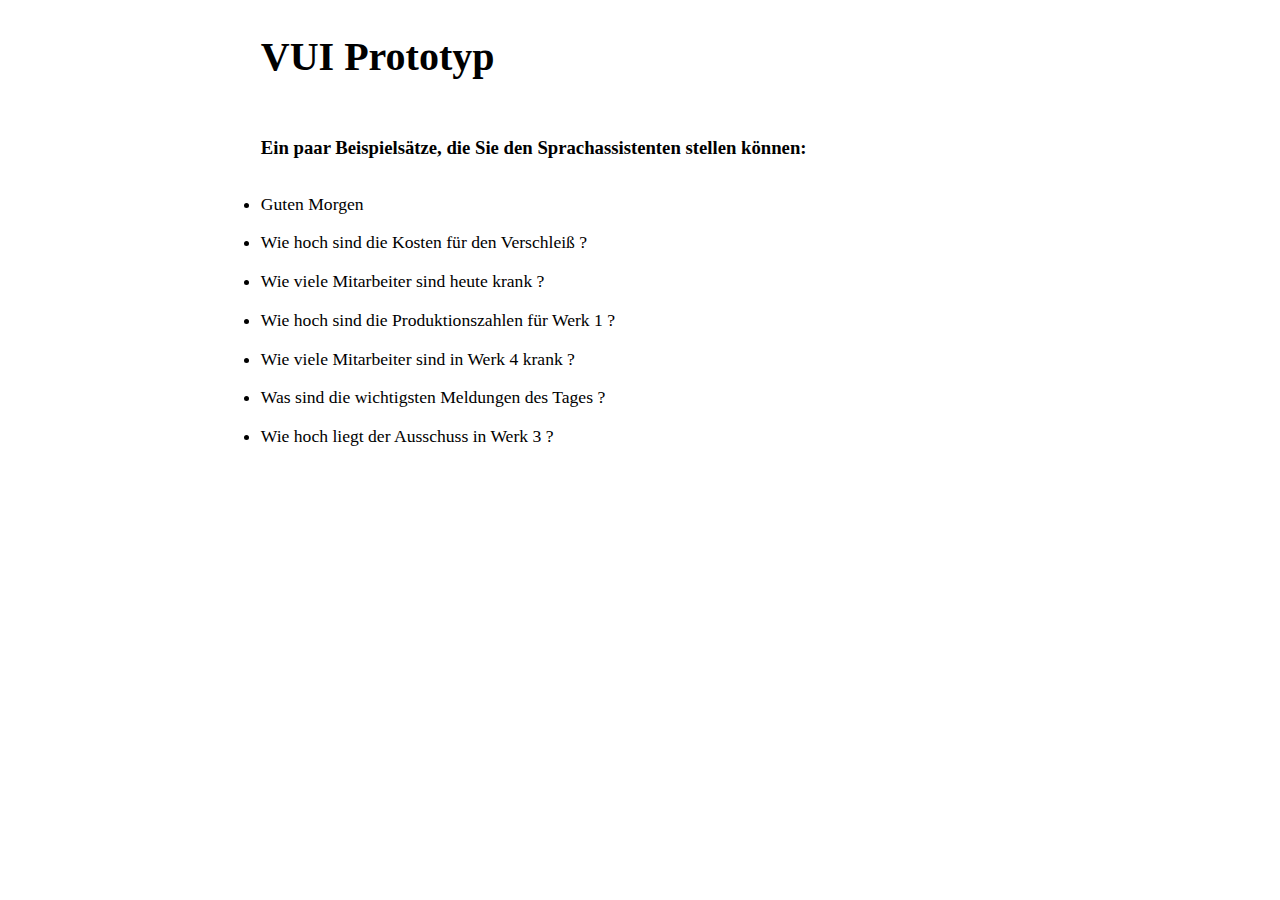
<file: VUI/playground-artyom.html>
<!DOCTYPE html>
<html lang="en">
<head>
    <meta charset="UTF-8">
    <meta name="viewport" content="width=device-width, initial-scale=1.0">
    <meta http-equiv="X-UA-Compatible" content="ie=edge">
    <title>Playgroud Artyom</title>
    <script src="js/libs/artyom.window.min.js"></script>
    <script src="js/playgroud-artyom-script.js"></script>
    <link rel="stylesheet" type="text/css" href="../css/invision.css">
</head>
<body>
    <main>
  <h1> VUI Prototyp</h1>
  <h3>Ein paar Beispielsätze, die Sie den Sprachassistenten stellen können:</h3>
  <li>Guten Morgen</li>
  <li>    Wie hoch sind die Kosten für den Verschleiß    ?      </li>
  <li>        Wie viele Mitarbeiter sind heute krank    ?  </li>
  <li>    Wie hoch sind die Produktionszahlen für Werk 1   ?      </li>
  <li>    Wie viele Mitarbeiter sind in Werk 4 krank        ?  </li>
  <li>   Was sind die wichtigsten Meldungen des Tages      ?     </li>
  <li>    Wie hoch liegt der Ausschuss in Werk 3       ?   </li>
  



</main>


</body>
</html>
</file>
<file: css/wallet.css>
main{

    margin-left: 20%;
margin-right: 20%;

}

h2, h1, h3, p, li{
  
    font-family: 'Lato','regular';
    line-height: 150%;
    
    padding-bottom: 0.5em;

}
h1{
    font-size: 2.5em;
}

p{
    font-size: 0.8em;
    color:  rgb(75, 75, 75);
}
.antwort{
    margin-left: 3%;
    margin-right: 3%;

}
.antwort p, li{
    line-height: 170%;
    font-size: 1.1em;
color: black;

}
img.crz{
    display: block;
    margin-left: auto;
    margin-right: auto;
width:500px;

}
@media screen and (max-width: 850px) {
    main{

        margin-left: 15%;
    margin-right: 15%;
    
    }

    @media screen and (max-width: 700px) {
        h1{
            font-size: 2.3em;
        }

        main{

            margin-left: 10%;
        margin-right: 10%;
        
        }
</file>
<file: css/swot.css>
.inhalt{

   

    margin-left: 20em;
    margin-right: 20em;
}
p{
    line-height:  150%;
    font-size: 1.4em;
    font-family: 'Work Sans', sans-serif;


}
a{
    text-decoration: none;
color: blue;


}

.blocks{

    display: grid;
    grid-template-columns: auto auto ;
    padding-bottom: 50px;
}

#me{
    padding-right: 50px;
    padding-top: 50px;
    width:10em;
  
}


.bilder{
    
    display: grid;
    grid-template-columns: auto auto auto ;
  top: 140px;
    border-top: solid lightgrey;
    text-align: center;
    padding-left: 100px;
    padding-right: 100px;
}

.bilder img{

    width: 20em;
    padding: 20px;
}
</file>
<file: css/invision.css>
main{

    margin-left: 20%;
margin-right: 20%;

}

h2, h1, h3, p, li, ul{
  
    font-family: 'Lato','regular';
    line-height: 150%;
    
    padding-bottom: 0.5em;

}
h1{
    font-size: 2.5em;
}

p,ul, li{
    font-size: 0.8em;
    color: black;
    line-height: 170%;
    font-size: 1.1em;
}


img{
    display: block;
    margin-left: auto;
    margin-right: auto;
    margin-top:1em;
width:500px;

}
@media screen and (max-width: 850px) {
    main{

        margin-left: 15%;
    margin-right: 15%;
    
    }
}
    @media screen and (max-width: 700px) {
        h1{
            font-size: 2.3em;
        }

        main{

            margin-left: 10%;
        margin-right: 10%;
        
        }
    }
</file>
